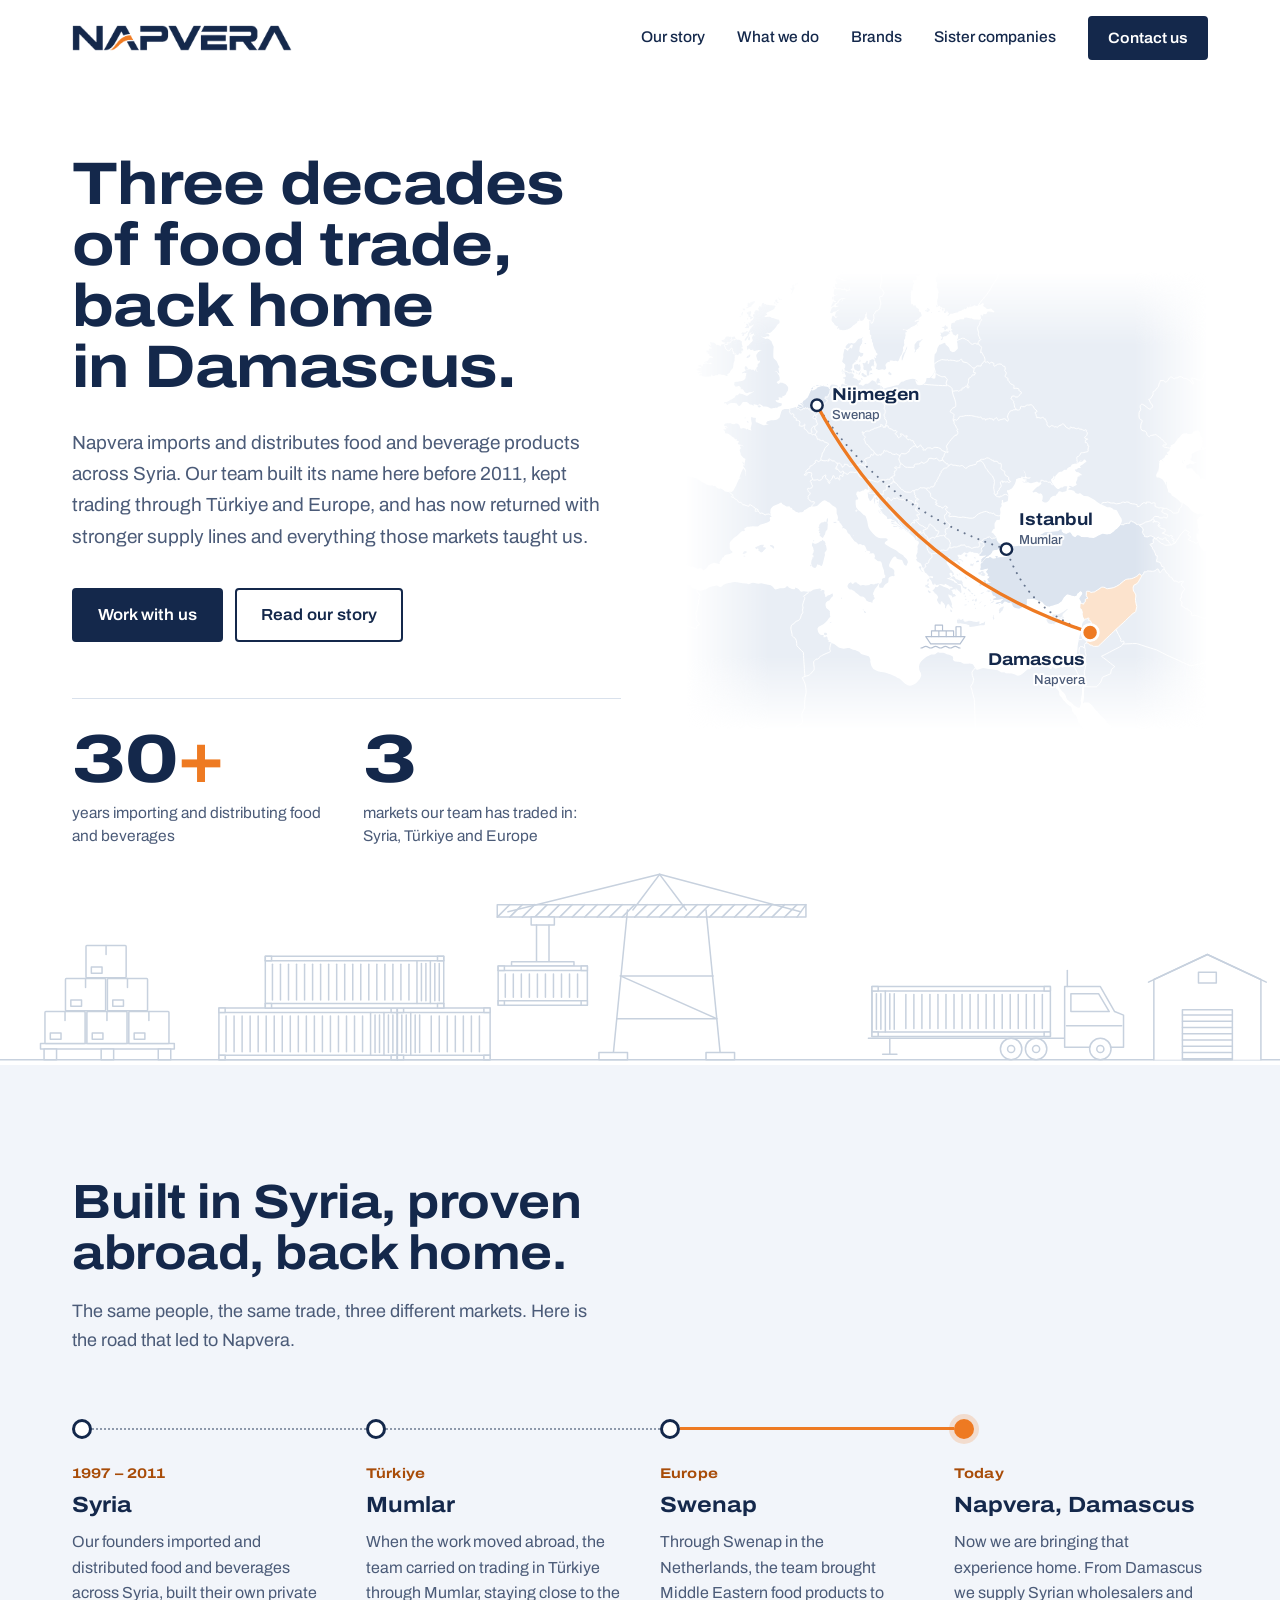
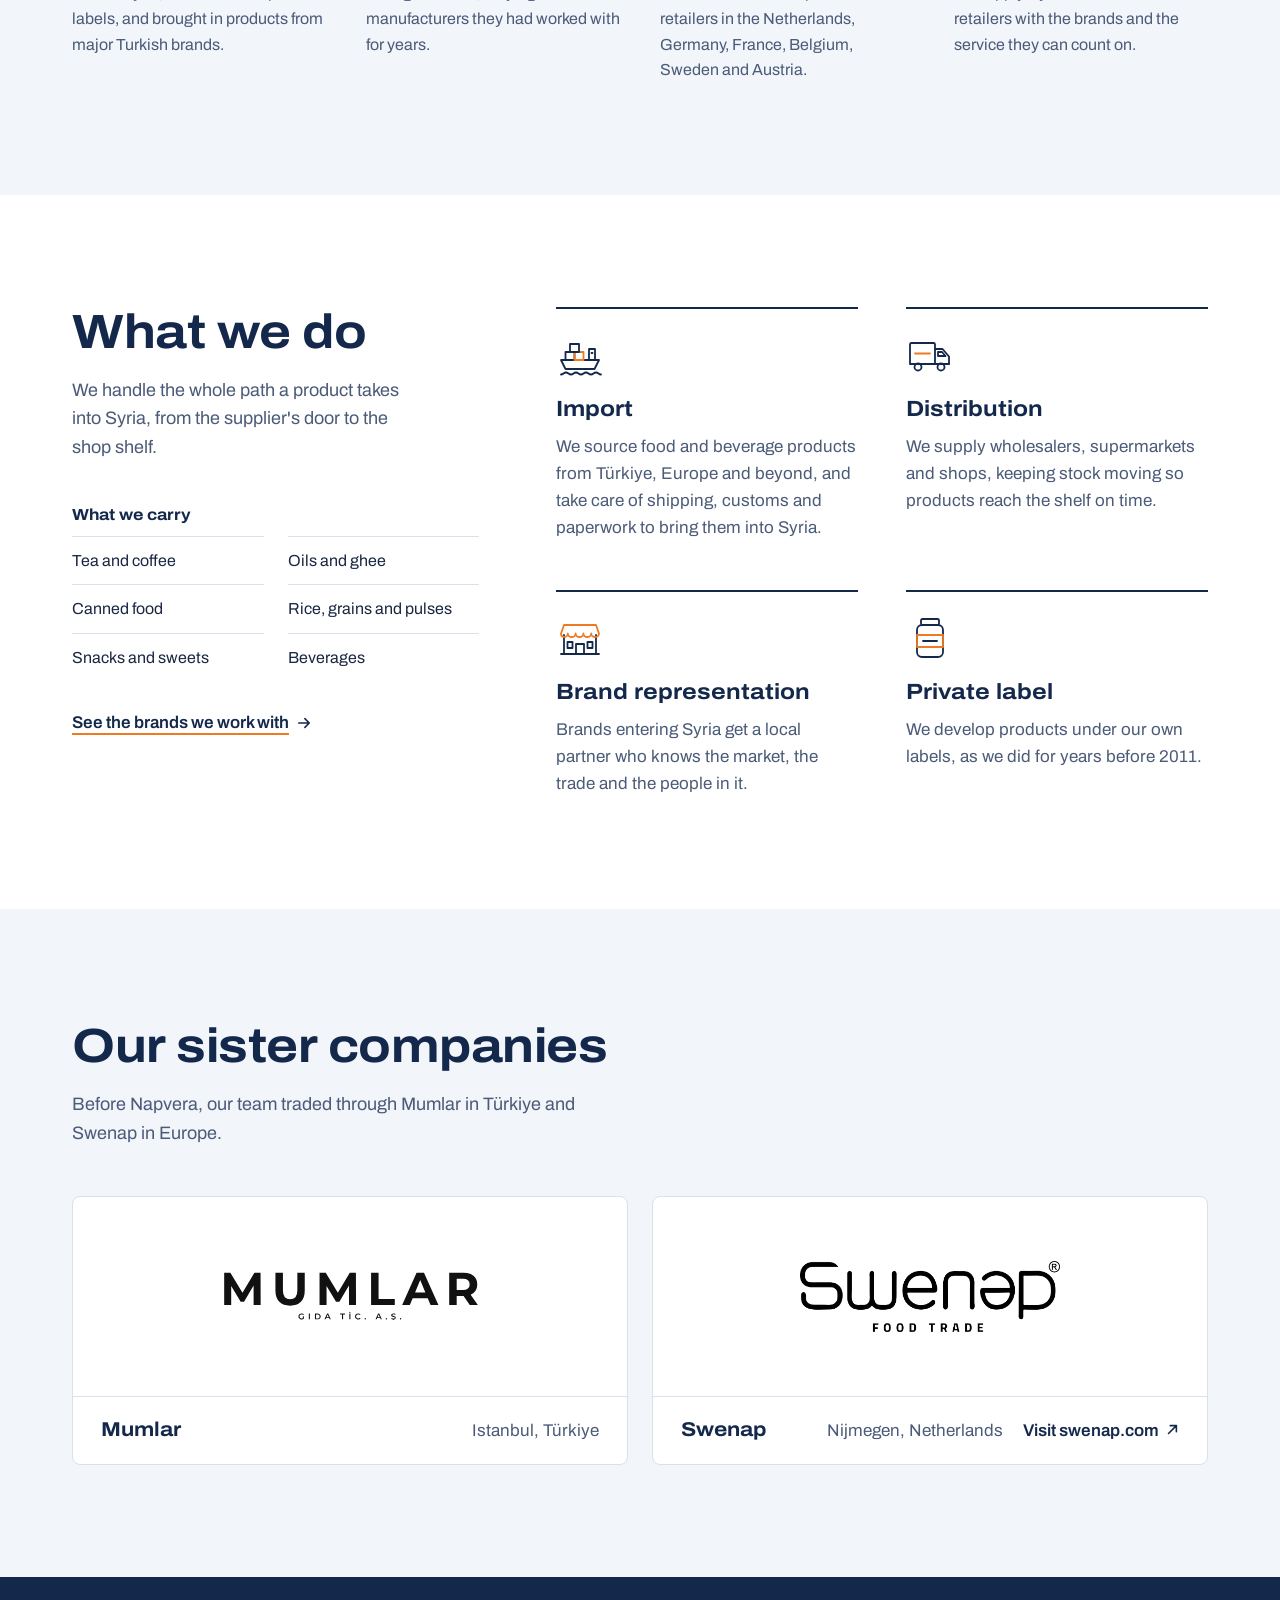
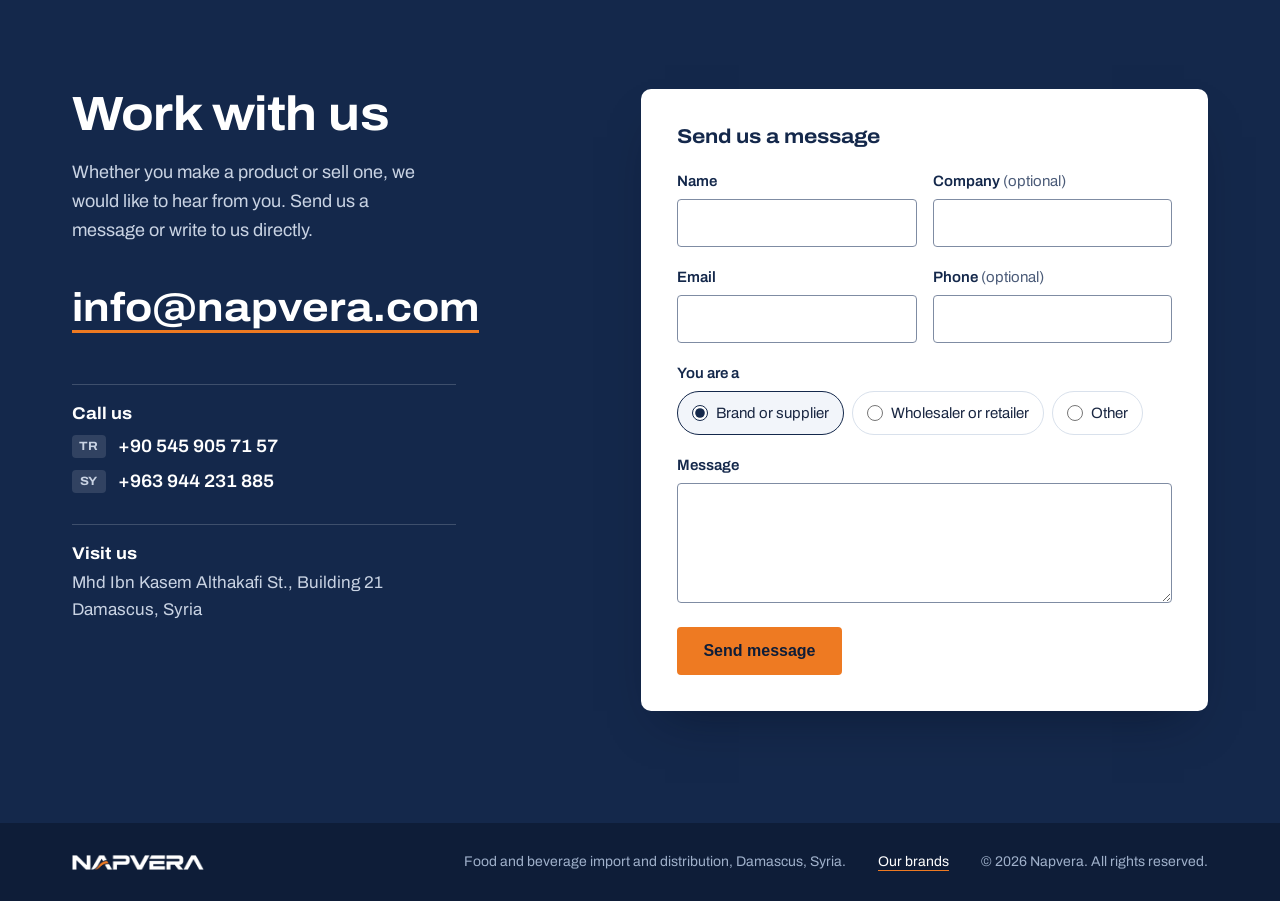
<file: index.html>
<!doctype html>
<html lang="en">
<head>
  <meta charset="utf-8">
  <meta name="viewport" content="width=device-width, initial-scale=1">
  <title>Napvera | Food &amp; Beverage Import and Distribution in Syria</title>
  <meta name="description" content="Napvera imports and distributes food and beverage products across Syria from Damascus, backed by 30+ years of trade in Syria, Türkiye and Europe.">
  <meta name="robots" content="index, follow, max-image-preview:large">
  <link rel="canonical" href="https://www.napvera.com/">
  <meta name="theme-color" content="#14284B">
  <meta name="format-detection" content="telephone=no">

  <!-- Social sharing -->
  <meta property="og:type" content="website">
  <meta property="og:site_name" content="Napvera">
  <meta property="og:locale" content="en_US">
  <meta property="og:url" content="https://www.napvera.com/">
  <meta property="og:title" content="Napvera | Food &amp; Beverage Import and Distribution in Syria">
  <meta property="og:description" content="30+ years of food and beverage trade in Syria, Türkiye and Europe, now back home in Damascus.">
  <meta property="og:image" content="https://www.napvera.com/assets/og-image.png">
  <meta property="og:image:type" content="image/png">
  <meta property="og:image:width" content="1200">
  <meta property="og:image:height" content="630">
  <meta property="og:image:alt" content="Napvera logo with a map of the route from Nijmegen and Istanbul to Damascus">
  <meta name="twitter:card" content="summary_large_image">
  <meta name="twitter:title" content="Napvera | Food &amp; Beverage Import and Distribution in Syria">
  <meta name="twitter:description" content="30+ years of food and beverage trade in Syria, Türkiye and Europe, now back home in Damascus.">
  <meta name="twitter:image" content="https://www.napvera.com/assets/og-image.png">
  <meta name="twitter:image:alt" content="Napvera logo with a map of the route from Nijmegen and Istanbul to Damascus">

  <!-- Icons -->
  <link rel="icon" href="/favicon.ico" sizes="32x32">
  <link rel="icon" href="/assets/favicon.svg" type="image/svg+xml">
  <link rel="apple-touch-icon" href="/assets/apple-touch-icon.png">
  <link rel="manifest" href="/site.webmanifest">

  <link rel="preload" href="/assets/fonts/archivo-latin-var.woff2" as="font" type="font/woff2" crossorigin>
  <link rel="stylesheet" href="/css/style.css?v=8">

  <script type="application/ld+json">
  {
    "@context": "https://schema.org",
    "@graph": [
      {
        "@type": "Organization",
        "@id": "https://www.napvera.com/#organization",
        "name": "Napvera",
        "url": "https://www.napvera.com/",
        "logo": {
          "@type": "ImageObject",
          "url": "https://www.napvera.com/assets/icon-512.png",
          "width": 512,
          "height": 512
        },
        "image": "https://www.napvera.com/assets/og-image.png",
        "description": "Napvera imports and distributes food and beverage products across Syria, backed by more than 30 years of trade in Syria, Türkiye and Europe.",
        "email": "info@napvera.com",
        "telephone": "+963944231885",
        "address": {
          "@type": "PostalAddress",
          "streetAddress": "Mhd Ibn Kasem Althakafi St., Building 21",
          "addressLocality": "Damascus",
          "addressCountry": "SY"
        },
        "areaServed": { "@type": "Country", "name": "Syria" },
        "contactPoint": [
          {
            "@type": "ContactPoint",
            "contactType": "sales",
            "email": "info@napvera.com",
            "telephone": "+963944231885",
            "areaServed": "SY",
            "availableLanguage": ["English", "Arabic"]
          },
          {
            "@type": "ContactPoint",
            "contactType": "sales",
            "telephone": "+905459057157",
            "areaServed": "TR",
            "availableLanguage": ["English", "Arabic"]
          }
        ],
        "knowsAbout": ["Food import", "Beverage import", "Food distribution", "Private label food products", "Brand representation in Syria"]
      },
      {
        "@type": "WebSite",
        "@id": "https://www.napvera.com/#website",
        "url": "https://www.napvera.com/",
        "name": "Napvera",
        "inLanguage": "en",
        "publisher": { "@id": "https://www.napvera.com/#organization" }
      }
    ]
  }
  </script>
</head>
<body>
  <a class="skip-link" href="#main">Skip to content</a>

  <header class="site-header">
    <div class="wrap header-inner">
      <a class="brand" href="/" aria-label="Napvera home">
        <img src="/assets/napvera-logo.png" alt="Napvera" width="600" height="69">
      </a>
      <nav class="site-nav" aria-label="Main">
        <a href="#story">Our story</a>
        <a href="#services">What we do</a>
        <a href="/brands">Brands</a>
        <a href="#group">Sister companies</a>
        <a class="btn btn-small" href="#contact">Contact us</a>
      </nav>
    </div>
  </header>

  <main id="main">
    <!-- Hero -->
    <section class="hero">
      <img class="hero-scene" src="assets/port-scene.svg" alt="" aria-hidden="true">
      <div class="wrap hero-grid">
        <div class="hero-copy">
          <h1>Three decades of food trade, back home in Damascus.</h1>
          <p class="lead">Napvera imports and distributes food and beverage products across Syria. Our team built its name here before 2011, kept trading through Türkiye and Europe, and has now returned with stronger supply lines and everything those markets taught us.</p>
          <div class="hero-actions">
            <a class="btn" href="#contact">Work with us</a>
            <a class="btn btn-ghost" href="#story">Read our story</a>
          </div>
          <dl class="facts">
            <div class="fact">
              <dt>30<span class="plus">+</span></dt>
              <dd>years importing and distributing food and beverages</dd>
            </div>
            <div class="fact">
              <dt>3</dt>
              <dd>markets our team has traded in: Syria, Türkiye and Europe</dd>
            </div>
          </dl>
        </div>
        <figure class="hero-map">
          <svg class="route-map" viewBox="0 0 640 560" role="img" aria-labelledby="map-title">
            <title id="map-title">Map of our route: from Damascus to Istanbul and Nijmegen, and back to Damascus</title>
            <image href="assets/map-base.svg" width="640" height="560"/>
            <g class="map-ship" transform="translate(318.7 446.2)" aria-hidden="true">
              <path d="M-24 0h48l-6 9h-36z"/><path d="M-17 0v-7h9v7M-8 0v-7h9v7M1 0v-7h9v7M-12.5-7v-7h9v7M13 0v-12h6v12"/>
              <path d="M-30 14c3 0 3-2 6-2s3 2 6 2 3-2 6-2 3 2 6 2 3-2 6-2 3 2 6 2 3-2 6-2 3 2 6 2"/>
            </g>
            <path class="route route-past" d="M495.8 441.2Q419.1 415.8 393.4 339.2"/>
            <path class="route route-past" d="M393.4 339.2Q245.8 292.9 161.5 163.1"/>
            <path class="route route-home" pathLength="1" d="M161.5 163.1Q273.0 369.0 495.8 441.2"/>
            <circle class="pin" cx="161.5" cy="163.1" r="7"/>
            <circle class="pin" cx="393.4" cy="339.2" r="7"/>
            <circle class="pin-pulse" cx="495.8" cy="441.2" r="10"/>
            <circle class="pin pin-home" cx="495.8" cy="441.2" r="10"/>
            <text x="179.5" y="157.1"><tspan class="map-place">Nijmegen</tspan><tspan class="map-co" x="179.5" dy="1.45em">Swenap</tspan></text>
            <text x="409.4" y="309.2"><tspan class="map-place">Istanbul</tspan><tspan class="map-co" x="409.4" dy="1.45em">Mumlar</tspan></text>
            <text x="489.8" y="481.2" text-anchor="end"><tspan class="map-place">Damascus</tspan><tspan class="map-co" x="489.8" dy="1.45em">Napvera</tspan></text>
          </svg>
        </figure>
      </div>
    </section>

    <!-- Story -->
    <section class="story" id="story" aria-labelledby="story-title">
      <div class="wrap">
        <div class="section-head">
          <h2 id="story-title">Built in Syria, proven abroad, back home.</h2>
          <p>The same people, the same trade, three different markets. Here is the road that led to Napvera.</p>
        </div>
        <ol class="timeline">
          <li class="stop">
            <span class="when">1997 – 2011</span>
            <h3>Syria</h3>
            <p>Our founders imported and distributed food and beverages across Syria, built their own private labels, and brought in products from major Turkish brands.</p>
          </li>
          <li class="stop">
            <span class="when">Türkiye</span>
            <h3>Mumlar</h3>
            <p>When the work moved abroad, the team carried on trading in Türkiye through Mumlar, staying close to the manufacturers they had worked with for years.</p>
          </li>
          <li class="stop">
            <span class="when">Europe</span>
            <h3>Swenap</h3>
            <p>Through Swenap in the Netherlands, the team brought Middle Eastern food products to retailers in the Netherlands, Germany, France, Belgium, Sweden and Austria.</p>
          </li>
          <li class="stop stop-home">
            <span class="when">Today</span>
            <h3>Napvera, Damascus</h3>
            <p>Now we are bringing that experience home. From Damascus we supply Syrian wholesalers and retailers with the brands and the service they can count on.</p>
          </li>
        </ol>
      </div>
    </section>

    <!-- Services -->
    <section class="services" id="services" aria-labelledby="services-title">
      <div class="wrap services-grid">
        <div class="services-intro">
          <h2 id="services-title">What we do</h2>
          <p>We handle the whole path a product takes into Syria, from the supplier's door to the shop shelf.</p>
          <h3 class="carry-title">What we carry</h3>
          <ul class="carry">
            <li>Tea and coffee</li>
            <li>Oils and ghee</li>
            <li>Canned food</li>
            <li>Rice, grains and pulses</li>
            <li>Snacks and sweets</li>
            <li>Beverages</li>
          </ul>
          <a class="text-link" href="/brands">See the brands we work with <svg aria-hidden="true" viewBox="0 0 16 16" width="14" height="14"><path d="M2 8h12M9 3l5 5-5 5" fill="none" stroke="currentColor" stroke-width="1.8" stroke-linecap="round" stroke-linejoin="round"/></svg></a>
        </div>
        <div class="service-list">
          <article class="service">
            <svg class="service-icon" viewBox="0 0 48 48" aria-hidden="true">
              <path d="M5 29h38l-4.5 9h-29z"/><path d="M33 29V18h6v11M35.5 22h1"/>
              <rect x="9.5" y="21" width="9" height="8"/><rect class="accent" x="18.5" y="21" width="9" height="8"/><rect x="14" y="13" width="9" height="8"/>
              <path d="M5 43.5c2.5 0 2.5-2 5-2s2.5 2 5 2 2.5-2 5-2 2.5 2 5 2 2.5-2 5-2 2.5 2 5 2 2.5-2 5-2 2.5 2 5 2"/>
            </svg>
            <h3>Import</h3>
            <p>We source food and beverage products from Türkiye, Europe and beyond, and take care of shipping, customs and paperwork to bring them into Syria.</p>
          </article>
          <article class="service">
            <svg class="service-icon" viewBox="0 0 48 48" aria-hidden="true">
              <rect x="4" y="12" width="25" height="21" rx="1.5"/><path class="accent" d="M9 22.5h15"/>
              <path d="M29 18h7.5l6.5 7.5V33H29"/><path d="M32 21h4l3.5 4H32z"/><path d="M4 33h39"/>
              <circle cx="12" cy="36" r="3.5"/><circle cx="35" cy="36" r="3.5"/>
            </svg>
            <h3>Distribution</h3>
            <p>We supply wholesalers, supermarkets and shops, keeping stock moving so products reach the shelf on time.</p>
          </article>
          <article class="service">
            <svg class="service-icon" viewBox="0 0 48 48" aria-hidden="true">
              <path d="M8 21v19h32V21M5 40h38"/>
              <path class="accent" d="M8 11h32l3 8.5c0 2-1.8 3.5-3.9 3.5s-3.9-1.5-3.9-3.5c0 2-1.8 3.5-3.9 3.5s-3.9-1.5-3.9-3.5c0 2-1.8 3.5-3.9 3.5s-3.9-1.5-3.9-3.5c0 2-1.8 3.5-3.9 3.5s-3.9-1.5-3.9-3.5c0 2-1.8 3.5-3.9 3.5S5 21.5 5 19.5z"/>
              <path d="M20 40V30h8v10"/><rect x="11.5" y="28" width="5" height="6"/><rect x="31.5" y="28" width="5" height="6"/>
            </svg>
            <h3>Brand representation</h3>
            <p>Brands entering Syria get a local partner who knows the market, the trade and the people in it.</p>
          </article>
          <article class="service">
            <svg class="service-icon" viewBox="0 0 48 48" aria-hidden="true">
              <rect x="15" y="5" width="18" height="6" rx="1.5"/>
              <path d="M16 11h16c2.8 0 5 2.2 5 5v22c0 2.8-2.2 5-5 5H16c-2.8 0-5-2.2-5-5V16c0-2.8 2.2-5 5-5z"/>
              <rect class="accent" x="11" y="21" width="26" height="12"/><path d="M17 27h14"/>
            </svg>
            <h3>Private label</h3>
            <p>We develop products under our own labels, as we did for years before 2011.</p>
          </article>
        </div>
      </div>
    </section>

    <!-- Sister companies -->
    <section class="group" id="group" aria-labelledby="group-title">
      <div class="wrap">
        <div class="section-head">
          <h2 id="group-title">Our sister companies</h2>
          <p>Before Napvera, our team traded through Mumlar in Türkiye and Swenap in Europe.</p>
        </div>
        <div class="group-grid">
          <!-- Mumlar: wrap the tile in a link (like Swenap below) once the website address is available. -->
          <div class="company">
            <div class="company-logo">
              <img src="assets/mumlar-logo.svg" alt="Mumlar Gıda Tic. A.Ş." width="803" height="148">
            </div>
            <div class="company-meta">
              <h3>Mumlar</h3>
              <p>Istanbul, Türkiye</p>
            </div>
          </div>
          <a class="company company-link" href="https://swenap.com" target="_blank" rel="noopener">
            <div class="company-logo">
              <img src="assets/swenap-logo.png" alt="Swenap Food Trade" width="987" height="267">
            </div>
            <div class="company-meta">
              <h3>Swenap</h3>
              <p>Nijmegen, Netherlands <span class="visit">Visit swenap.com <svg aria-hidden="true" viewBox="0 0 16 16" width="14" height="14"><path d="M6 3h7v7M13 3 4 12" fill="none" stroke="currentColor" stroke-width="1.8" stroke-linecap="round" stroke-linejoin="round"/></svg></span></p>
              <span class="sr-only">(opens in a new tab)</span>
            </div>
          </a>
        </div>
      </div>
    </section>

    <!-- Contact -->
    <section class="contact" id="contact" aria-labelledby="contact-title">
      <div class="wrap contact-grid">
        <div class="contact-main">
          <h2 id="contact-title">Work with us</h2>
          <p>Whether you make a product or sell one, we would like to hear from you. Send us a message or write to us directly.</p>
          <a class="email" href="mailto:info@napvera.com">info@napvera.com</a>
          <div class="address">
            <h3>Call us</h3>
            <ul class="phones">
              <li><span class="phone-cc">TR</span> <a href="tel:+905459057157" dir="ltr">+90 545 905 71 57</a></li>
              <li><span class="phone-cc">SY</span> <a href="tel:+963944231885" dir="ltr">+963 944 231 885</a></li>
            </ul>
          </div>
          <div class="address">
            <h3>Visit us</h3>
            <address>Mhd Ibn Kasem Althakafi St., Building 21<br>Damascus, Syria</address>
          </div>
        </div>

        <!--
          Contact form. js/main.js POSTs the fields (FormData) to data-endpoint, which is the
          Vercel function in api/contact.mjs; it emails info@napvera.com through Resend.
          If data-endpoint is emptied, the form opens the visitor's email app instead.
        -->
        <form class="contact-form" id="contact-form" action="/api/contact" method="post" data-endpoint="/api/contact" novalidate>
          <h3 class="form-title">Send us a message</h3>

          <div class="form-row">
            <div class="field">
              <label for="cf-name">Name</label>
              <input id="cf-name" name="name" type="text" autocomplete="name" maxlength="100" required aria-describedby="cf-name-error">
              <p class="field-error" id="cf-name-error">Enter your name.</p>
            </div>
            <div class="field">
              <label for="cf-company">Company <span class="optional">(optional)</span></label>
              <input id="cf-company" name="company" type="text" autocomplete="organization" maxlength="120">
            </div>
          </div>

          <div class="form-row">
            <div class="field">
              <label for="cf-email">Email</label>
              <input id="cf-email" name="email" type="email" autocomplete="email" maxlength="160" required aria-describedby="cf-email-error">
              <p class="field-error" id="cf-email-error">Enter a valid email address.</p>
            </div>
            <div class="field">
              <label for="cf-phone">Phone <span class="optional">(optional)</span></label>
              <input id="cf-phone" name="phone" type="tel" autocomplete="tel" inputmode="tel" maxlength="30">
            </div>
          </div>

          <fieldset class="field choice">
            <legend>You are a</legend>
            <div class="choice-options">
              <label><input type="radio" name="type" value="Brand or supplier" checked> Brand or supplier</label>
              <label><input type="radio" name="type" value="Wholesaler or retailer"> Wholesaler or retailer</label>
              <label><input type="radio" name="type" value="Other"> Other</label>
            </div>
          </fieldset>

          <div class="field">
            <label for="cf-message">Message</label>
            <textarea id="cf-message" name="message" rows="4" maxlength="2000" required aria-describedby="cf-message-error"></textarea>
            <p class="field-error" id="cf-message-error">Write a short message so we know how to help.</p>
          </div>

          <!-- Spam trap: hidden from people, bots tend to fill it in -->
          <div class="hp" aria-hidden="true">
            <label for="cf-website">Website</label>
            <input id="cf-website" name="website" type="text" tabindex="-1" autocomplete="off">
          </div>

          <div class="form-actions">
            <button class="btn btn-accent" type="submit">Send message</button>
            <p class="form-status" id="cf-status" role="status" aria-live="polite"></p>
          </div>
        </form>
      </div>
    </section>
  </main>

  <footer class="site-footer">
    <div class="wrap footer-inner">
      <img src="/assets/napvera-logo-white.png" alt="Napvera" width="600" height="69">
      <p>Food and beverage import and distribution, Damascus, Syria.</p>
      <a href="/brands">Our brands</a>
      <p>&copy; <span id="year">2026</span> Napvera. All rights reserved.</p>
    </div>
  </footer>

  <script src="/js/main.js?v=2" defer></script>
</body>
</html>
</file>
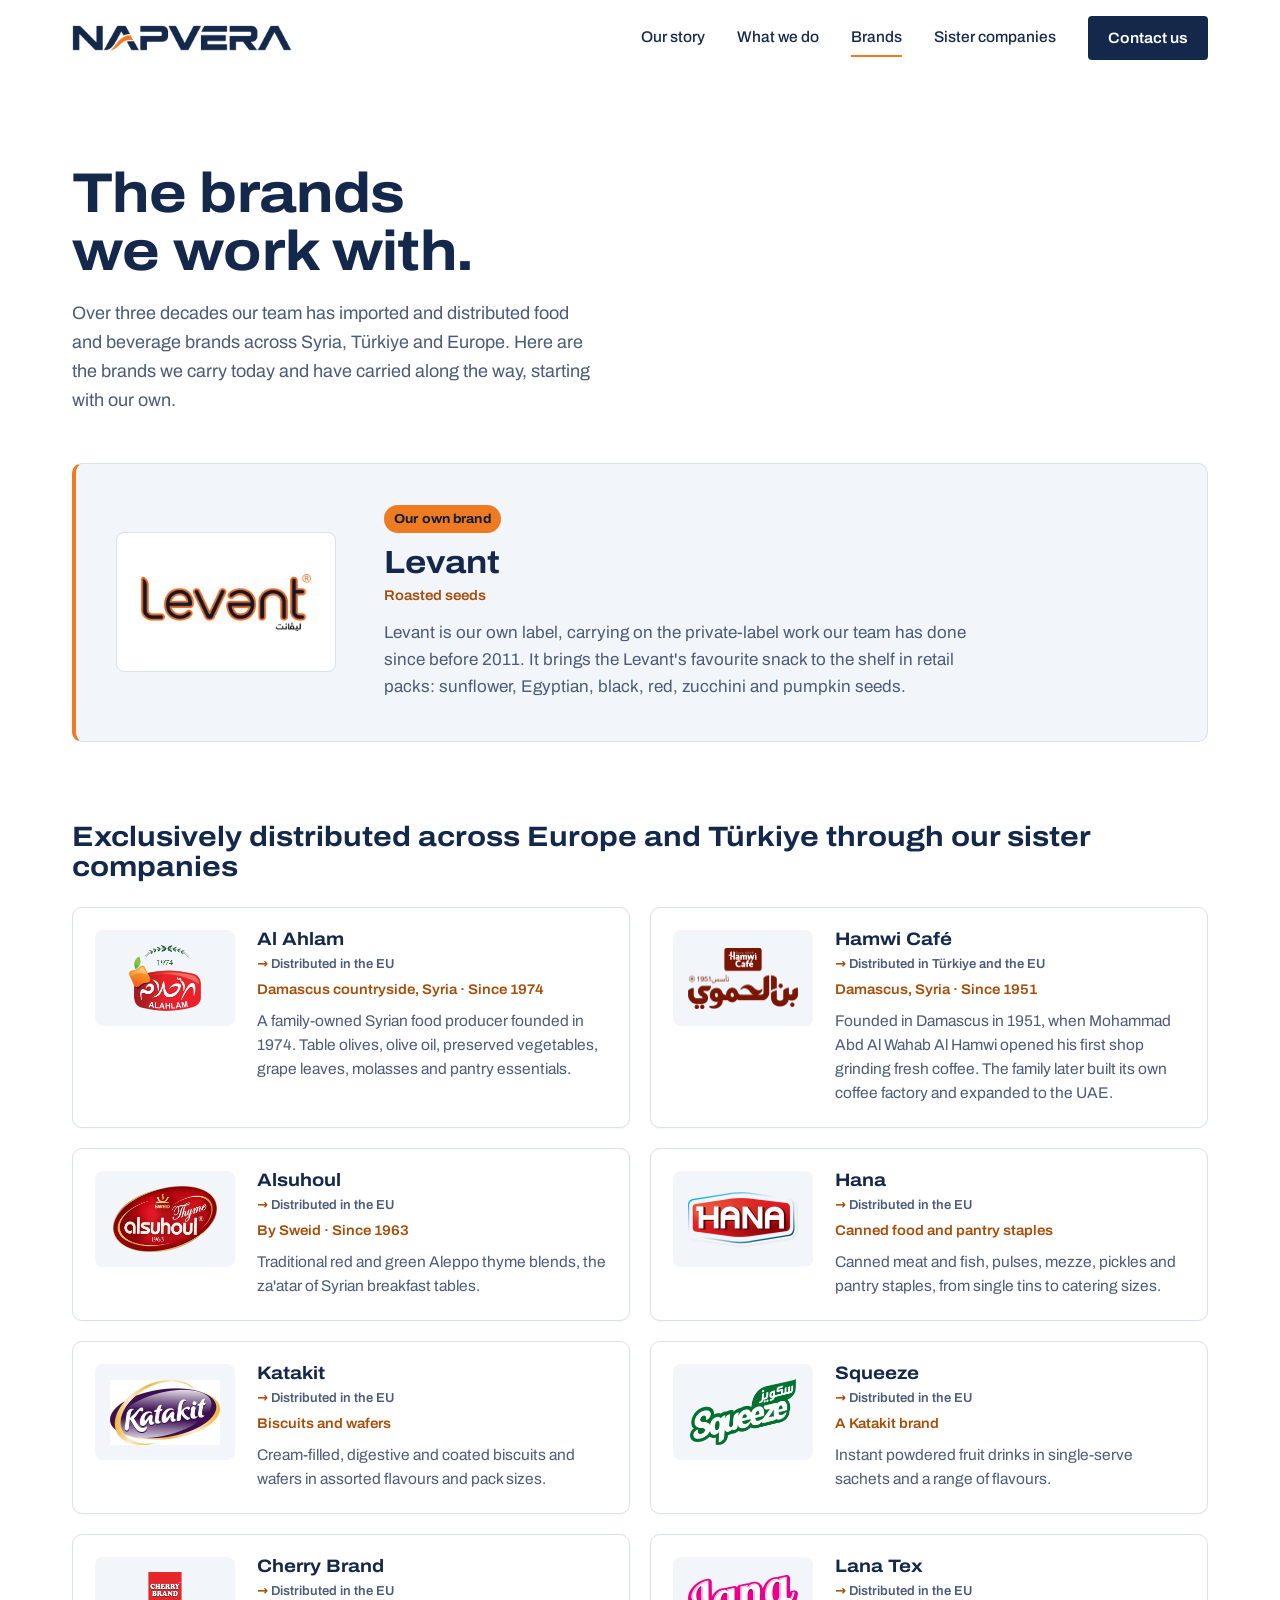
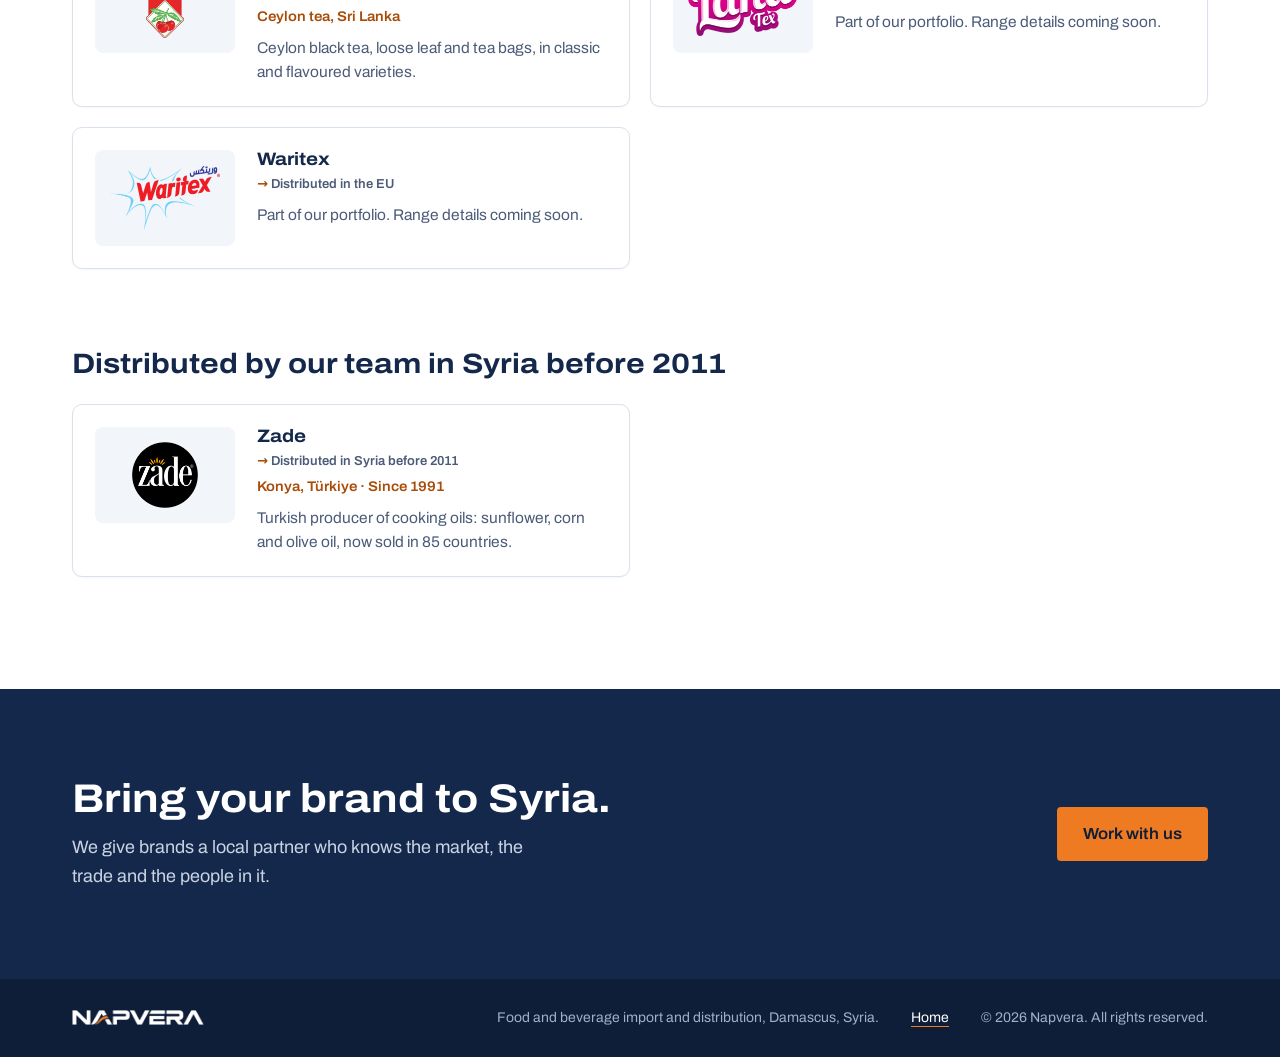
<file: brands.html>
<!doctype html>
<html lang="en">
<head>
  <meta charset="utf-8">
  <meta name="viewport" content="width=device-width, initial-scale=1">
  <title>Our Brands | Napvera</title>
  <meta name="description" content="The food and beverage brands Napvera's team has imported and distributed across Syria, Türkiye and Europe, including Hana, Al Ahlam, Katakit, Cherry Brand and more.">
  <meta name="robots" content="index, follow, max-image-preview:large">
  <link rel="canonical" href="https://www.napvera.com/brands">
  <meta name="theme-color" content="#14284B">
  <meta name="format-detection" content="telephone=no">

  <!-- Social sharing -->
  <meta property="og:type" content="website">
  <meta property="og:site_name" content="Napvera">
  <meta property="og:locale" content="en_US">
  <meta property="og:url" content="https://www.napvera.com/brands">
  <meta property="og:title" content="Our Brands | Napvera">
  <meta property="og:description" content="The brands we carry, and have carried, across Syria, Türkiye and Europe.">
  <meta property="og:image" content="https://www.napvera.com/assets/og-image.png">
  <meta property="og:image:width" content="1200">
  <meta property="og:image:height" content="630">
  <meta name="twitter:card" content="summary_large_image">

  <!-- Icons -->
  <link rel="icon" href="/favicon.ico" sizes="32x32">
  <link rel="icon" href="/assets/favicon.svg" type="image/svg+xml">
  <link rel="apple-touch-icon" href="/assets/apple-touch-icon.png">
  <link rel="manifest" href="/site.webmanifest">

  <link rel="preload" href="/assets/fonts/archivo-latin-var.woff2" as="font" type="font/woff2" crossorigin>
  <link rel="stylesheet" href="/css/style.css?v=8">

  <script type="application/ld+json">
  {
    "@context": "https://schema.org",
    "@type": "BreadcrumbList",
    "itemListElement": [
      { "@type": "ListItem", "position": 1, "name": "Napvera", "item": "https://www.napvera.com/" },
      { "@type": "ListItem", "position": 2, "name": "Brands", "item": "https://www.napvera.com/brands" }
    ]
  }
  </script>
</head>
<body>
  <a class="skip-link" href="#main">Skip to content</a>

  <header class="site-header">
    <div class="wrap header-inner">
      <a class="brand" href="/" aria-label="Napvera home">
        <img src="/assets/napvera-logo.png" alt="Napvera" width="600" height="69">
      </a>
      <nav class="site-nav" aria-label="Main">
        <a href="/#story">Our story</a>
        <a href="/#services">What we do</a>
        <a href="/brands" aria-current="page">Brands</a>
        <a href="/#group">Sister companies</a>
        <a class="btn btn-small" href="/#contact">Contact us</a>
      </nav>
    </div>
  </header>

  <main id="main">
    <section class="brands-page" aria-labelledby="brands-title">
      <div class="wrap">
        <div class="section-head">
          <h1 id="brands-title">The brands we work with.</h1>
          <p>Over three decades our team has imported and distributed food and beverage brands across Syria, Türkiye and Europe. Here are the brands we carry today and have carried along the way, starting with our own.</p>
        </div>

        <article class="brand-feature" aria-labelledby="levant-title">
          <div class="brand-box brand-box-feature">
            <img src="/assets/brands/levant.webp" alt="Levant logo" width="440" height="148">
          </div>
          <div class="brand-feature-text">
            <span class="brand-badge">Our own brand</span>
            <h2 id="levant-title">Levant</h2>
            <p class="brand-origin">Roasted seeds</p>
            <p>Levant is our own label, carrying on the private-label work our team has done since before 2011. It brings the Levant's favourite snack to the shelf in retail packs: sunflower, Egyptian, black, red, zucchini and pumpkin seeds.</p>
          </div>
        </article>

        <h2 class="brands-subhead">Exclusively distributed across Europe and Türkiye through our sister companies</h2>

        <!-- To add a brand: put its logo in assets/brands/ (transparent or white background,
             about 440px wide) and copy one <li> below. -->
        <ul class="brand-grid">
          <li class="brand-card">
            <div class="brand-box"><img src="/assets/brands/al-ahlam.webp" alt="Al Ahlam logo" width="286" height="260" loading="lazy"></div>
            <h3>Al Ahlam</h3>
            <p class="brand-region">Distributed in the EU</p>
            <p class="brand-origin">Damascus countryside, Syria · Since 1974</p>
            <p>A family-owned Syrian food producer founded in 1974. Table olives, olive oil, preserved vegetables, grape leaves, molasses and pantry essentials.</p>
          </li>
          <li class="brand-card">
            <div class="brand-box"><img src="/assets/brands/hamwi-cafe.webp" alt="Hamwi Café logo" width="440" height="245" loading="lazy"></div>
            <h3>Hamwi Café</h3>
            <p class="brand-region">Distributed in Türkiye and the EU</p>
            <p class="brand-origin">Damascus, Syria · Since 1951</p>
            <p>Founded in Damascus in 1951, when Mohammad Abd Al Wahab Al Hamwi opened his first shop grinding fresh coffee. The family later built its own coffee factory and expanded to the UAE.</p>
          </li>
          <li class="brand-card">
            <div class="brand-box"><img src="/assets/brands/alsuhoul.webp" alt="Alsuhoul logo" width="407" height="260" loading="lazy"></div>
            <h3>Alsuhoul</h3>
            <p class="brand-region">Distributed in the EU</p>
            <p class="brand-origin">By Sweid · Since 1963</p>
            <p>Traditional red and green Aleppo thyme blends, the za'atar of Syrian breakfast tables.</p>
          </li>
          <li class="brand-card">
            <div class="brand-box"><img src="/assets/brands/hana.webp" alt="Hana logo" width="440" height="220" loading="lazy"></div>
            <h3>Hana</h3>
            <p class="brand-region">Distributed in the EU</p>
            <p class="brand-origin">Canned food and pantry staples</p>
            <p>Canned meat and fish, pulses, mezze, pickles and pantry staples, from single tins to catering sizes.</p>
          </li>
          <li class="brand-card">
            <div class="brand-box"><img src="/assets/brands/katakit.webp" alt="Katakit logo" width="437" height="260" loading="lazy"></div>
            <h3>Katakit</h3>
            <p class="brand-region">Distributed in the EU</p>
            <p class="brand-origin">Biscuits and wafers</p>
            <p>Cream-filled, digestive and coated biscuits and wafers in assorted flavours and pack sizes.</p>
          </li>
          <li class="brand-card">
            <div class="brand-box"><img src="/assets/brands/squeeze.webp" alt="Squeeze logo" width="416" height="260" loading="lazy"></div>
            <h3>Squeeze</h3>
            <p class="brand-region">Distributed in the EU</p>
            <p class="brand-origin">A Katakit brand</p>
            <p>Instant powdered fruit drinks in single-serve sachets and a range of flavours.</p>
          </li>
          <li class="brand-card">
            <div class="brand-box"><img src="/assets/brands/cherry-brand.webp" alt="Cherry Brand logo" width="151" height="260" loading="lazy"></div>
            <h3>Cherry Brand</h3>
            <p class="brand-region">Distributed in the EU</p>
            <p class="brand-origin">Ceylon tea, Sri Lanka</p>
            <p>Ceylon black tea, loose leaf and tea bags, in classic and flavoured varieties.</p>
          </li>
          <li class="brand-card">
            <div class="brand-box"><img src="/assets/brands/lana-tex.webp" alt="Lana Tex logo" width="440" height="242" loading="lazy"></div>
            <h3>Lana Tex</h3>
            <p class="brand-region">Distributed in the EU</p>
            <p>Part of our portfolio. Range details coming soon.</p>
          </li>
          <li class="brand-card">
            <div class="brand-box"><img src="/assets/brands/waritex.webp" alt="Waritex logo" width="440" height="255" loading="lazy"></div>
            <h3>Waritex</h3>
            <p class="brand-region">Distributed in the EU</p>
            <p>Part of our portfolio. Range details coming soon.</p>
          </li>
        </ul>

        <h2 class="brands-subhead">Distributed by our team in Syria before 2011</h2>

        <ul class="brand-grid">
          <li class="brand-card">
            <div class="brand-box"><img src="/assets/brands/zade.png" alt="Zade logo" width="260" height="260" loading="lazy"></div>
            <h3>Zade</h3>
            <p class="brand-region">Distributed in Syria before 2011</p>
            <p class="brand-origin">Konya, Türkiye · Since 1991</p>
            <p>Turkish producer of cooking oils: sunflower, corn and olive oil, now sold in 85 countries.</p>
          </li>
        </ul>
      </div>
    </section>

    <section class="brands-cta" aria-labelledby="cta-title">
      <div class="wrap brands-cta-inner">
        <div>
          <h2 id="cta-title">Bring your brand to Syria.</h2>
          <p>We give brands a local partner who knows the market, the trade and the people in it.</p>
        </div>
        <a class="btn btn-accent" href="/#contact">Work with us</a>
      </div>
    </section>
  </main>

  <footer class="site-footer">
    <div class="wrap footer-inner">
      <img src="/assets/napvera-logo-white.png" alt="Napvera" width="600" height="69">
      <p>Food and beverage import and distribution, Damascus, Syria.</p>
      <a href="/">Home</a>
      <p>&copy; <span id="year">2026</span> Napvera. All rights reserved.</p>
    </div>
  </footer>

  <script src="/js/main.js?v=2" defer></script>
</body>
</html>
</file>
<file: css/style.css>
/* Napvera — site styles
   Palette: navy ink, white, cool mist, one orange accent. */

/* Archivo (variable: weight 100–900, width 62–125%), self-hosted. SIL Open Font License, see assets/fonts/OFL.txt */
@font-face {
  font-family: "Archivo";
  font-style: normal;
  font-display: swap;
  font-weight: 100 900;
  font-stretch: 62% 125%;
  src: url("../assets/fonts/archivo-latin-var.woff2") format("woff2-variations"),
       url("../assets/fonts/archivo-latin-var.woff2") format("woff2");
  unicode-range: U+0000-00FF, U+0131, U+0152-0153, U+02BB-02BC, U+02C6, U+02DA, U+02DC, U+0304, U+0308, U+0329, U+2000-206F, U+20AC, U+2122, U+2191, U+2193, U+2212, U+2215, U+FEFF, U+FFFD;
}

:root {
  --navy: #14284B;
  --navy-deep: #0E1D38;
  --ink: #1A2742;
  --slate: #4B5B78;
  --mist: #F2F5FA;
  --line: #D9E1EC;
  --orange: #EE7A22;
  --orange-ink: #A84C08;   /* orange for small text on light backgrounds */
  --on-navy: #C9D3E3;
  --white: #FFFFFF;

  --font: "Archivo", system-ui, -apple-system, "Segoe UI", Roboto, sans-serif;

  --wrap: 1200px;
  --gutter: clamp(16px, 4vw, 32px);
  --section: clamp(72px, 9vw, 112px);
}

*, *::before, *::after { box-sizing: border-box; }

html { scroll-behavior: smooth; scroll-padding-top: 84px; -webkit-text-size-adjust: 100%; }

body {
  margin: 0;
  background: var(--white);
  color: var(--ink);
  font-family: var(--font);
  font-size: 1.0625rem;
  line-height: 1.6;
  font-stretch: 100%;
  -webkit-font-smoothing: antialiased;
  text-rendering: optimizeLegibility;
}

img, svg { display: block; max-width: 100%; height: auto; }

h1, h2, h3 { margin: 0; color: var(--navy); font-stretch: 112%; line-height: 1.1; }
p { margin: 0; }
a { color: inherit; }

.wrap { width: 100%; max-width: var(--wrap); margin-inline: auto; padding-inline: var(--gutter); }

.sr-only {
  position: absolute; width: 1px; height: 1px; padding: 0; margin: -1px;
  overflow: hidden; clip: rect(0 0 0 0); white-space: nowrap; border: 0;
}

.skip-link {
  position: absolute; left: 16px; top: -60px; z-index: 100;
  background: var(--navy); color: var(--white); padding: 10px 16px; border-radius: 4px;
  text-decoration: none; font-weight: 600;
}
.skip-link:focus { top: 12px; }

:focus-visible { outline: 3px solid var(--orange); outline-offset: 3px; border-radius: 2px; }
/* sections receive focus after in-page navigation; they don't need a ring */
[tabindex="-1"]:focus { outline: none; }

/* ---------- Buttons ---------- */
.btn {
  display: inline-flex; align-items: center; justify-content: center;
  min-height: 48px; padding: 12px 24px;
  background: var(--navy); color: var(--white);
  border: 2px solid var(--navy); border-radius: 4px;
  font-weight: 600; font-size: 1rem; font-stretch: 106%; text-decoration: none;
  transition: background-color .2s ease, border-color .2s ease, color .2s ease;
}
.btn:hover { background: var(--navy-deep); border-color: var(--navy-deep); }
.btn-ghost { background: transparent; color: var(--navy); }
.btn-ghost:hover { background: var(--navy); color: var(--white); border-color: var(--navy); }
.btn-small { min-height: 40px; padding: 8px 18px; font-size: .9375rem; white-space: nowrap; }

/* ---------- Header ---------- */
.site-header {
  position: sticky; top: 0; z-index: 50;
  background: rgba(255, 255, 255, .96);
  border-bottom: 1px solid transparent;
  transition: border-color .2s ease;
}
.site-header.is-scrolled { border-bottom-color: var(--line); }
.header-inner { display: flex; align-items: center; justify-content: space-between; gap: 24px; min-height: 76px; }
.brand img { width: 220px; height: auto; }
.site-nav { display: flex; align-items: center; gap: 32px; font-size: .9688rem; font-weight: 500; }
.site-nav a:not(.btn) { color: var(--navy); text-decoration: none; padding: 6px 0; border-bottom: 2px solid transparent; }
.site-nav a:not(.btn):hover,
.site-nav a[aria-current="page"] { border-bottom-color: var(--orange); }

/* Phone menu (button and panel are added by js/main.js) */
.menu-toggle {
  display: none; flex-direction: column; justify-content: center; align-items: center; gap: 5px;
  width: 44px; height: 44px; flex: none; padding: 0; cursor: pointer;
  background: var(--white); border: 1px solid var(--line); border-radius: 8px;
}
.menu-toggle span { display: block; width: 20px; height: 2px; border-radius: 2px; background: var(--navy); transition: transform .2s ease, opacity .2s ease; }
.menu-toggle[aria-expanded="true"] span:nth-child(1) { transform: translateY(7px) rotate(45deg); }
.menu-toggle[aria-expanded="true"] span:nth-child(2) { opacity: 0; }
.menu-toggle[aria-expanded="true"] span:nth-child(3) { transform: translateY(-7px) rotate(-45deg); }
.menu-toggle:focus-visible { outline: 3px solid var(--orange); outline-offset: 2px; }

.mobile-menu {
  position: absolute; top: 100%; left: 0; right: 0;
  display: flex; flex-direction: column;
  padding: 4px var(--gutter) 20px;
  background: var(--white); border-top: 1px solid var(--line); border-bottom: 1px solid var(--line);
  box-shadow: 0 12px 24px rgba(20, 40, 75, .12);
  animation: menu-in .18s ease-out;
}
.mobile-menu[hidden] { display: none; }
.mobile-menu a:not(.btn) {
  display: flex; align-items: center; min-height: 52px; padding-left: 12px;
  color: var(--navy); font-size: 1.0625rem; font-weight: 600; text-decoration: none;
  border-bottom: 1px solid var(--line); border-left: 3px solid transparent;
}
.mobile-menu a:not(.btn):hover { background: var(--mist); }
.mobile-menu a[aria-current="page"] { border-left-color: var(--orange); }
.mobile-menu .mobile-menu-cta { margin-top: 16px; width: 100%; }
@keyframes menu-in { from { opacity: 0; transform: translateY(-6px); } }
.site-header.menu-open { border-bottom-color: var(--line); }

/* ---------- Hero ---------- */
.hero { position: relative; overflow: hidden; padding-block: clamp(40px, 6vw, 80px) clamp(150px, 17vw, 250px); }
/* faint port scene along the bottom edge of the hero */
.hero-scene {
  position: absolute; left: 0; bottom: 0; z-index: 0;
  width: 100%; height: clamp(120px, 15vw, 220px); max-width: none;
  object-fit: cover; object-position: center bottom;
  pointer-events: none; user-select: none;
}
.hero-grid { position: relative; z-index: 1; display: grid; grid-template-columns: minmax(0, 1.05fr) minmax(0, 1fr); gap: clamp(32px, 5vw, 72px); align-items: center; }

.hero h1 {
  font-size: clamp(2.375rem, 1.5rem + 3vw, 3.75rem);
  font-stretch: 116%;
  font-weight: 720;
  line-height: 1.02;
  letter-spacing: -0.012em;
  max-width: 16ch;
  text-wrap: balance;
}
.lead { margin-top: 28px; max-width: 34em; color: var(--slate); font-size: clamp(1.0625rem, 1rem + .3vw, 1.1875rem); line-height: 1.65; }
.hero-actions { display: flex; flex-wrap: wrap; gap: 12px; margin-top: 36px; }

.facts { display: grid; grid-template-columns: repeat(2, minmax(0, 1fr)); gap: 32px; margin: 56px 0 0; padding-top: 28px; border-top: 1px solid var(--line); }
.fact dt { font-size: clamp(3rem, 2.2rem + 2.6vw, 4.25rem); font-stretch: 125%; font-weight: 800; line-height: .95; color: var(--navy); letter-spacing: -0.02em; }
.fact .plus { color: var(--orange); }
.fact dd { margin: 10px 0 0; max-width: 28ch; color: var(--slate); font-size: .9688rem; line-height: 1.5; }

/* Route map */
.hero-map { margin: 0; }
.route-map { width: 100%; height: auto; overflow: visible; }
.route-map text { font-family: var(--font); }
.map-place { font-size: 21px; font-weight: 700; font-stretch: 112%; fill: var(--navy); }
.map-co { font-size: 16px; font-weight: 500; fill: var(--slate); }
.map-place, .map-co { paint-order: stroke; stroke: rgba(255, 255, 255, .9); stroke-width: 5px; stroke-linejoin: round; }
.route { fill: none; stroke-linecap: round; }
.route-past { stroke: var(--navy); stroke-width: 2.4; stroke-dasharray: 0.1 9; opacity: .6; }
.route-home {
  stroke: var(--orange); stroke-width: 4;
  stroke-dasharray: 1; stroke-dashoffset: 1;
  animation: draw-route 1.8s cubic-bezier(.6, .1, .3, 1) .5s forwards;
}
.map-ship path { fill: none; stroke: #B4C0D2; stroke-width: 1.4; stroke-linecap: round; stroke-linejoin: round; }
.map-ship path:first-child { fill: var(--white); }
.pin { fill: var(--white); stroke: var(--navy); stroke-width: 3; }
.pin-home { fill: var(--orange); stroke: var(--white); stroke-width: 3.5; }
.pin-pulse {
  fill: none; stroke: var(--orange); stroke-width: 2.5; opacity: 0;
  transform-box: fill-box; transform-origin: center;
  animation: pulse 1.6s ease-out 2.2s 2;
}

@keyframes draw-route { to { stroke-dashoffset: 0; } }
@keyframes pulse {
  0% { opacity: .9; transform: scale(1); }
  100% { opacity: 0; transform: scale(2.8); }
}

/* ---------- Section heads ---------- */
.section-head h2,
.services-intro h2,
.contact h2 {
  font-size: clamp(2rem, 1.4rem + 2.2vw, 3rem);
  font-weight: 700;
  line-height: 1.06;
  letter-spacing: -0.01em;
  text-wrap: balance;
}
.section-head { max-width: 40rem; }
.section-head h2 { max-width: 18ch; }
.section-head p { margin-top: 18px; color: var(--slate); font-size: 1.125rem; max-width: 52ch; }

/* ---------- Story / timeline ---------- */
.story { background: var(--mist); padding-block: var(--section); }

.timeline {
  list-style: none; margin: 64px 0 0; padding: 0;
  display: grid; grid-template-columns: repeat(4, minmax(0, 1fr)); gap: 40px;
}
.stop { position: relative; padding-top: 44px; }
/* connector to the next stop */
.stop::before {
  content: ""; position: absolute; top: 9px; left: 20px; right: -40px;
  border-top: 2px dotted rgba(20, 40, 75, .45);
}
/* the last leg — Europe back to Damascus — is the orange route home */
.stop:nth-child(3)::before { border-top: 3px solid var(--orange); top: 8px; }
.stop-home::before { display: none; }
/* marker */
.stop::after {
  content: ""; position: absolute; top: 0; left: 0;
  width: 20px; height: 20px; border-radius: 50%;
  background: var(--white); border: 3px solid var(--navy);
}
.stop-home::after { background: var(--orange); border-color: var(--orange); box-shadow: 0 0 0 5px rgba(238, 122, 34, .2); }

.when { display: block; font-size: .875rem; font-weight: 700; font-stretch: 118%; color: var(--orange-ink); letter-spacing: .01em; }
.stop h3 { margin-top: 8px; font-size: 1.375rem; font-weight: 700; }
.stop p { margin-top: 12px; color: var(--slate); font-size: 1rem; }

/* ---------- Services ---------- */
.services { padding-block: var(--section); }
.services-grid { display: grid; grid-template-columns: minmax(0, 1fr) minmax(0, 1.6fr); gap: clamp(40px, 6vw, 96px); }
.services-intro > p { margin-top: 18px; color: var(--slate); font-size: 1.125rem; max-width: 34ch; }
.carry-title { margin-top: 44px; font-size: 1rem; font-stretch: 110%; font-weight: 700; }
.carry { list-style: none; margin: 12px 0 0; padding: 0; display: grid; grid-template-columns: repeat(2, minmax(0, 1fr)); column-gap: 24px; }
.carry li { padding: 11px 0; border-top: 1px solid var(--line); font-size: 1rem; color: var(--ink); }
.text-link {
  display: inline-flex; align-items: center; gap: 8px; margin-top: 28px;
  color: var(--navy); font-weight: 600; text-decoration: underline;
  text-decoration-color: var(--orange); text-decoration-thickness: 2px; text-underline-offset: 5px;
}
.text-link:hover { color: var(--orange-ink); }

.service-list { display: grid; grid-template-columns: repeat(2, minmax(0, 1fr)); gap: 48px 48px; align-content: start; }
.service { padding-top: 22px; border-top: 2px solid var(--navy); }
.service-icon {
  display: block; width: 48px; height: 48px; margin-bottom: 18px;
  fill: none; stroke: var(--navy); stroke-width: 1.8; stroke-linecap: round; stroke-linejoin: round;
}
.service-icon .accent { stroke: var(--orange); }
.service h3 { font-size: 1.375rem; font-weight: 700; }
.service p { margin-top: 12px; color: var(--slate); }

/* ---------- Sister companies ---------- */
.group { background: var(--mist); padding-block: var(--section); }
.group-grid { display: grid; grid-template-columns: repeat(2, minmax(0, 1fr)); gap: 24px; margin-top: 48px; }
.company {
  display: flex; flex-direction: column;
  background: var(--white); border: 1px solid var(--line); border-radius: 8px;
  text-decoration: none; color: inherit; overflow: hidden;
  transition: border-color .2s ease;
}
.company-logo { display: flex; align-items: center; justify-content: center; min-height: 200px; padding: 40px; border-bottom: 1px solid var(--line); }
.company-logo img { width: auto; max-width: 260px; max-height: 72px; }
.company-meta { display: flex; align-items: baseline; justify-content: space-between; gap: 16px; padding: 20px 28px; }
.company-meta h3 { font-size: 1.25rem; font-weight: 700; }
.company-meta p { color: var(--slate); display: flex; flex-wrap: wrap; gap: 6px 20px; align-items: baseline; justify-content: flex-end; }
.visit { display: inline-flex; align-items: center; gap: 6px; color: var(--navy); font-weight: 600; }
.company-link:hover { border-color: var(--navy); }
.company-link:hover .visit { text-decoration: underline; text-decoration-color: var(--orange); text-decoration-thickness: 2px; text-underline-offset: 4px; }

/* ---------- Brands page ---------- */
.brands-page { padding-block: clamp(48px, 7vw, 88px) var(--section); }
.brands-page h1 {
  font-size: clamp(2.375rem, 1.5rem + 3vw, 3.5rem);
  font-weight: 720; line-height: 1.04; letter-spacing: -0.012em; text-wrap: balance;
}
/* logo sits inside a fixed-size box so every logo reads at the same scale */
.brand-box {
  display: flex; align-items: center; justify-content: center; flex: none;
  width: 140px; height: 96px; padding: 14px;
  background: var(--white); border: 1px solid var(--line); border-radius: 8px;
}
.brand-box img { width: auto; height: auto; max-width: 100%; max-height: 100%; object-fit: contain; }

.brand-origin { margin-top: 4px; font-size: .875rem; font-weight: 600; font-stretch: 106%; color: var(--orange-ink); }
.brand-region { margin-top: 4px; font-size: .8125rem; font-weight: 600; color: var(--slate); }
.brand-region::before { content: "\2192\00a0"; color: var(--orange-ink); }

.brand-feature {
  display: flex; align-items: center; gap: clamp(24px, 4vw, 48px);
  margin-top: 48px; padding: clamp(24px, 3.5vw, 40px);
  background: var(--mist); border: 1px solid var(--line); border-left: 4px solid var(--orange); border-radius: 10px;
}
.brand-box-feature { width: 220px; height: 140px; padding: 24px; }
.brand-feature-text { min-width: 0; }
.brand-badge {
  display: inline-block; padding: 4px 10px; border-radius: 999px;
  background: var(--orange); color: var(--navy-deep);
  font-size: .8125rem; font-weight: 700; font-stretch: 108%; letter-spacing: .01em;
}
.brand-feature h2 { margin-top: 12px; font-size: clamp(1.5rem, 1.2rem + 1vw, 2rem); font-weight: 700; }
.brand-feature-text > p:last-child { margin-top: 12px; color: var(--slate); max-width: 60ch; }

.brands-subhead { margin-top: clamp(56px, 7vw, 80px); font-size: clamp(1.375rem, 1.1rem + .9vw, 1.75rem); font-weight: 700; }
.brand-grid {
  list-style: none; margin: 24px 0 0; padding: 0;
  display: grid; grid-template-columns: repeat(2, minmax(0, 1fr)); gap: 20px;
}
/* each brand is a box: logo on the left, name, origin and history on the right */
.brand-card {
  display: grid; grid-template-columns: auto minmax(0, 1fr); grid-template-rows: auto auto auto 1fr;
  column-gap: 22px; align-content: start;
  padding: 22px; border: 1px solid var(--line); border-radius: 10px; background: var(--white);
  box-shadow: 0 1px 2px rgba(20, 40, 75, .04);
}
.brand-card .brand-box { grid-row: 1 / -1; align-self: start; background: var(--mist); border-color: transparent; }
.brand-card > :not(.brand-box) { grid-column: 2; }
.brand-card h3 { font-size: 1.125rem; font-weight: 700; }
.brand-card > p:last-child { margin-top: 8px; color: var(--slate); font-size: .9688rem; line-height: 1.55; }

.brands-cta { background: var(--navy); color: var(--white); padding-block: clamp(56px, 7vw, 88px); }
.brands-cta-inner { display: flex; flex-wrap: wrap; align-items: center; justify-content: space-between; gap: 24px 48px; }
.brands-cta h2 { color: var(--white); font-size: clamp(1.75rem, 1.3rem + 1.6vw, 2.5rem); font-weight: 700; }
.brands-cta p { margin-top: 12px; color: var(--on-navy); font-size: 1.125rem; max-width: 46ch; }

/* ---------- Contact ---------- */
.contact { background: var(--navy); color: var(--white); padding-block: var(--section); }
.contact-grid { display: grid; grid-template-columns: minmax(0, 1fr) minmax(0, 1.15fr); gap: clamp(40px, 6vw, 96px); align-items: start; }
.contact h2 { color: var(--white); }
.contact-main > p { margin-top: 18px; color: var(--on-navy); font-size: 1.125rem; max-width: 36ch; }
.email {
  display: inline-block; margin-top: 32px;
  font-size: clamp(1.625rem, 1rem + 2.2vw, 2.5rem); font-weight: 700; font-stretch: 112%;
  color: var(--white); text-decoration: underline; text-decoration-color: var(--orange);
  text-decoration-thickness: 3px; text-underline-offset: 9px;
  overflow-wrap: anywhere; transition: color .2s ease;
}
.email:hover { color: var(--orange); }
.address { margin-top: 44px; padding-top: 20px; border-top: 1px solid rgba(255, 255, 255, .18); max-width: 24rem; }
.address h3 { color: var(--white); font-size: 1.0625rem; font-stretch: 108%; font-weight: 700; }
.address address { margin-top: 6px; font-style: normal; color: var(--on-navy); }
.address + .address { margin-top: 28px; }
.phones { list-style: none; margin: 8px 0 0; padding: 0; display: grid; gap: 6px; }
.phones li { display: flex; align-items: center; gap: 12px; }
.phone-cc {
  display: inline-grid; place-items: center; min-width: 34px; padding: 2px 6px; border-radius: 4px;
  background: rgba(255, 255, 255, .12); color: var(--on-navy);
  font-size: .75rem; font-weight: 700; font-stretch: 110%; letter-spacing: .04em;
}
.phones a {
  color: var(--white); font-size: 1.125rem; font-weight: 600; font-stretch: 106%;
  text-decoration: none; white-space: nowrap; font-variant-numeric: tabular-nums;
}
.phones a:hover { color: var(--orange); text-decoration: underline; text-underline-offset: 4px; }

/* Contact form */
.contact-form {
  background: var(--white); color: var(--ink);
  border-radius: 10px; padding: clamp(24px, 3vw, 36px);
  box-shadow: 0 24px 48px -24px rgba(5, 12, 28, .5);
}
.form-title { font-size: 1.25rem; font-weight: 700; margin-bottom: 4px; }
.form-row { display: grid; grid-template-columns: repeat(2, minmax(0, 1fr)); gap: 0 16px; }
.field { margin-top: 18px; min-width: 0; }
.field > label, .choice legend { display: block; margin-bottom: 6px; font-size: .9375rem; font-weight: 600; color: var(--navy); }
.optional { font-weight: 400; color: var(--slate); }
.contact-form input[type="text"],
.contact-form input[type="email"],
.contact-form input[type="tel"],
.contact-form textarea {
  display: block; width: 100%; min-height: 48px; padding: 11px 14px;
  font: inherit; font-size: 1rem; line-height: 1.4; color: var(--ink);
  background: var(--white); border: 1px solid #7F8CA3; border-radius: 4px;
  transition: border-color .15s ease, box-shadow .15s ease;
}
.contact-form textarea { min-height: 120px; resize: vertical; }
.contact-form input:focus, .contact-form textarea:focus {
  outline: none; border-color: var(--navy); box-shadow: 0 0 0 3px rgba(238, 122, 34, .45);
}
.choice { border: 0; padding: 0; margin-inline: 0; }
.choice legend { padding: 0; }
.choice-options { display: flex; flex-wrap: wrap; gap: 8px; }
.choice-options label {
  display: inline-flex; align-items: center; gap: 8px; min-height: 44px; padding: 8px 14px;
  border: 1px solid var(--line); border-radius: 999px; cursor: pointer;
  font-size: .9375rem; color: var(--ink); transition: border-color .15s ease, background-color .15s ease;
}
.choice-options input { accent-color: var(--navy); width: 16px; height: 16px; margin: 0; }
.choice-options label:hover { border-color: #7F8CA3; }
.choice-options label:has(input:checked) { border-color: var(--navy); background: var(--mist); }
.choice-options label:has(input:focus-visible) { outline: 3px solid var(--orange); outline-offset: 2px; }

/* errors appear only after the visitor has interacted, or after a submit attempt */
.field-error { display: none; margin-top: 6px; font-size: .875rem; color: #B3261E; }
.field-error::before { content: "!"; display: inline-grid; place-items: center; width: 16px; height: 16px; margin-right: 6px; border-radius: 50%; background: #B3261E; color: var(--white); font-size: .6875rem; font-weight: 700; vertical-align: 1px; }
.contact-form :is(input, textarea):user-invalid,
.contact-form.was-submitted :is(input, textarea):invalid { border-color: #B3261E; box-shadow: inset 0 0 0 1px #B3261E; }
.contact-form :is(input, textarea):user-invalid ~ .field-error,
.contact-form.was-submitted :is(input, textarea):invalid ~ .field-error { display: block; }

.hp { position: absolute; left: -10000px; width: 1px; height: 1px; overflow: hidden; }

.form-actions { display: flex; flex-wrap: wrap; align-items: center; gap: 12px 20px; margin-top: 24px; }
.btn-accent { background: var(--orange); border-color: var(--orange); color: var(--navy-deep); }
.btn-accent:hover { background: #D9661A; border-color: #D9661A; color: var(--navy-deep); }
.btn[disabled] { opacity: .65; cursor: progress; }
.form-status { flex: 1 1 14rem; font-size: .9375rem; color: var(--slate); }
.form-status:empty { display: none; }
.form-status[data-state="success"] { color: #1E6B3A; font-weight: 600; }
.form-status[data-state="error"] { color: #B3261E; }

/* ---------- 404 ---------- */
.not-found { padding-block: clamp(72px, 12vw, 160px); }
.not-found h1 { font-size: clamp(2.25rem, 1.5rem + 3vw, 3.5rem); font-weight: 720; max-width: 16ch; }
.not-found p { margin: 20px 0 32px; color: var(--slate); font-size: 1.125rem; max-width: 40ch; }

/* ---------- Footer ---------- */
.site-footer { background: var(--navy-deep); color: #9FB0CA; font-size: .875rem; }
.footer-inner { display: flex; flex-wrap: wrap; align-items: center; gap: 12px 32px; padding-block: 28px; }
.footer-inner img { width: 132px; margin-right: auto; }
.footer-inner a { color: var(--white); text-decoration-color: var(--orange); text-underline-offset: 4px; }

/* ---------- Responsive ---------- */
@media (max-width: 1024px) {
  .timeline { grid-template-columns: repeat(2, minmax(0, 1fr)); row-gap: 48px; }
  .stop:nth-child(2)::before { right: 0; }
}

@media (max-width: 900px) {
  .hero-grid, .services-grid, .contact-grid { grid-template-columns: minmax(0, 1fr); }
  .hero-map { max-width: 560px; margin-inline: auto; width: 100%; }
  .site-nav a:not(.btn) { display: none; }
  .site-nav { margin-left: auto; }
  .menu-toggle { display: inline-flex; }
  /* narrower screens: logo on top inside each box, still two boxes per row */
  .brand-card { grid-template-columns: minmax(0, 1fr); grid-template-rows: none; }
  .brand-card .brand-box { grid-row: auto; width: 100%; margin-bottom: 14px; }
  .brand-card > :not(.brand-box) { grid-column: auto; }
}

@media (max-width: 640px) {
  .header-inner { min-height: 64px; gap: 10px; }
  .site-nav .btn-small { padding-inline: 14px; }
  .brand img { width: 168px; }
  .brand-feature { flex-direction: column; align-items: flex-start; margin-top: 36px; }
  .brand-box-feature { width: 180px; height: 110px; }
  .brand-grid { gap: 10px; }
  .brand-card { padding: 12px; }
  .brand-card .brand-box { height: 76px; padding: 10px; margin-bottom: 10px; }
  .brand-card h3 { font-size: 1rem; }
  .brand-origin { font-size: .8125rem; }
  .brand-card > p:last-child { font-size: .875rem; line-height: 1.5; }
  .facts { gap: 20px; margin-top: 44px; }
  .map-place { font-size: 27px; }
  .map-co { font-size: 20px; }

  .timeline { grid-template-columns: minmax(0, 1fr); gap: 36px; margin-top: 44px; }
  .stop { padding-top: 0; padding-left: 40px; }
  .stop::before, .stop:nth-child(2)::before { top: 24px; bottom: -36px; left: 9px; right: auto; border-top: 0; border-left: 2px dotted rgba(20, 40, 75, .45); }
  .stop:nth-child(3)::before { top: 24px; border-top: 0; border-left: 3px solid var(--orange); left: 8.5px; }

  .service-list, .group-grid { grid-template-columns: minmax(0, 1fr); gap: 32px; }
  .form-row { grid-template-columns: minmax(0, 1fr); }
  .group-grid { gap: 16px; }
  .company-logo { min-height: 150px; padding: 28px; }
  .company-meta { padding: 18px 20px; }
  .footer-inner { flex-direction: column; align-items: flex-start; }
}

@media (prefers-reduced-motion: reduce) {
  html { scroll-behavior: auto; }
  .mobile-menu { animation: none; }
  .menu-toggle span { transition: none; }
  .route-home { animation: none; stroke-dashoffset: 0; }
  .pin-pulse { animation: none; }
  * { transition: none !important; }
}
</file>
